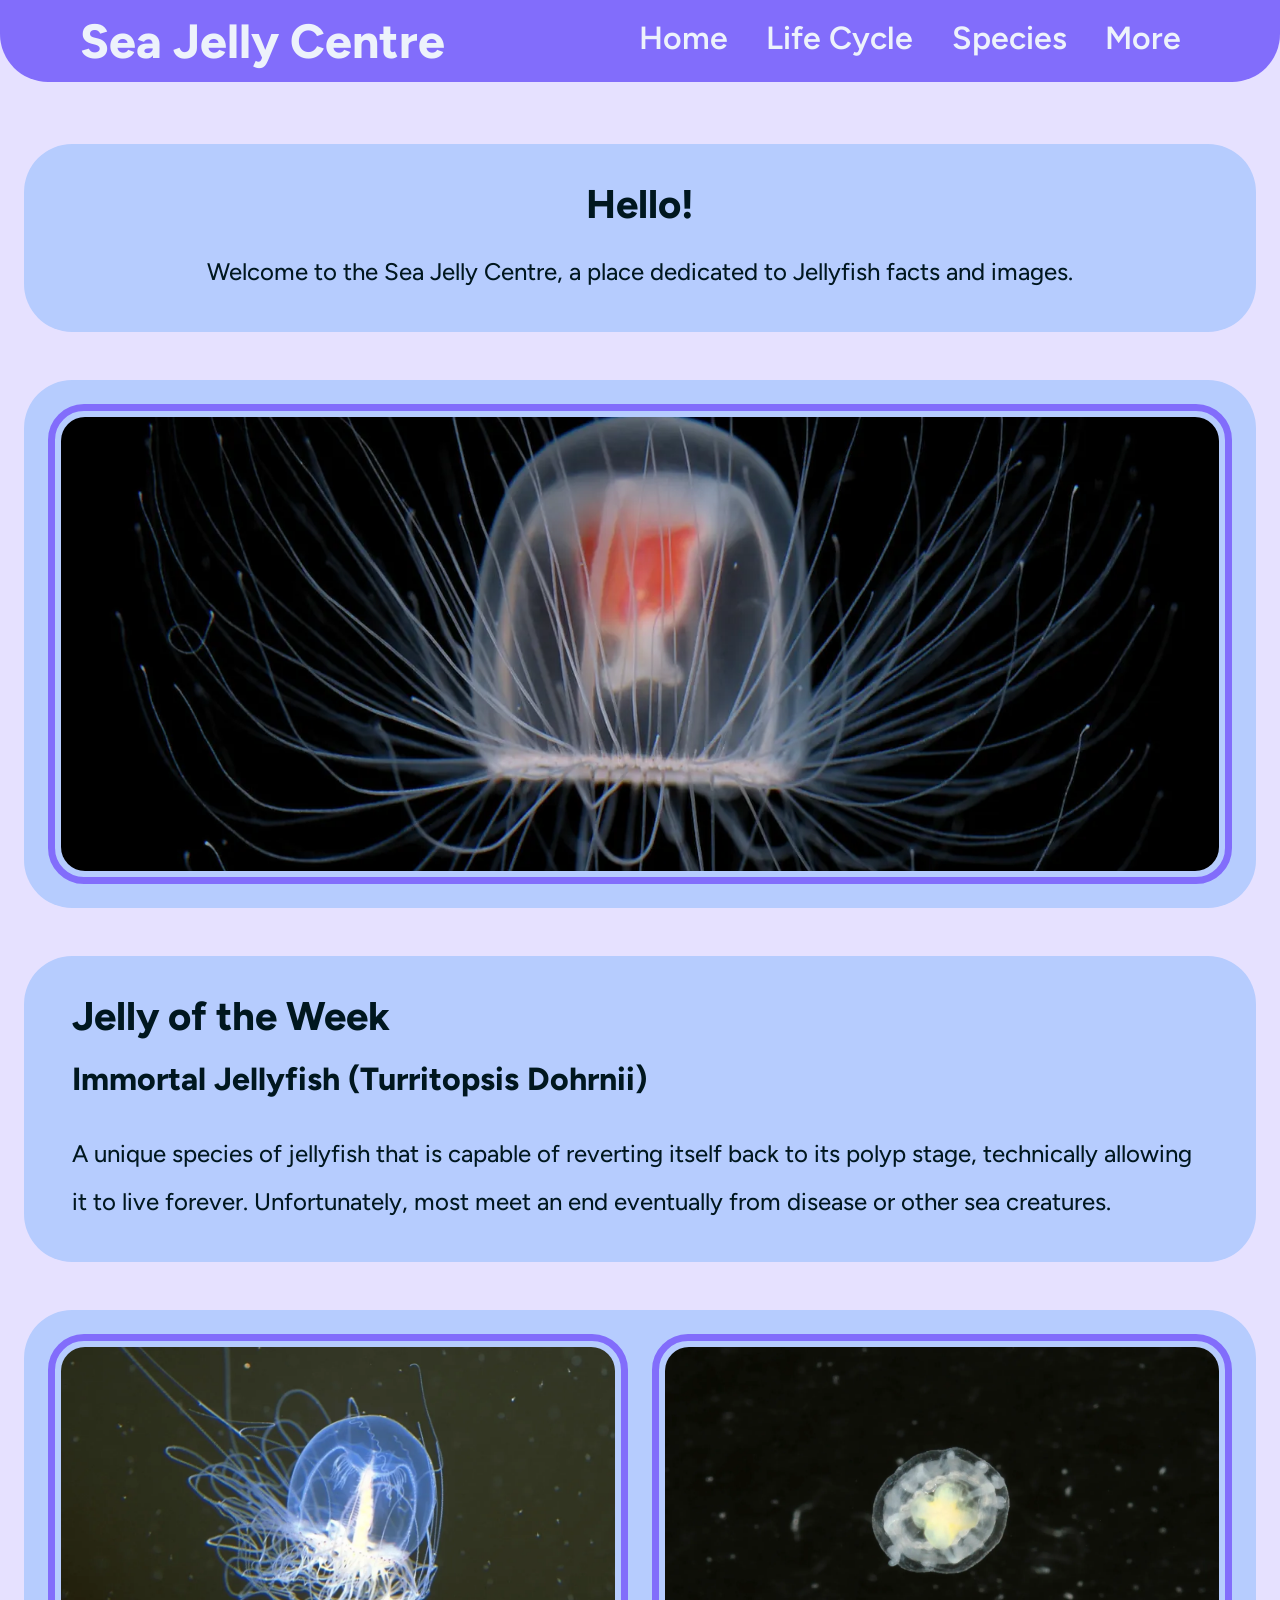
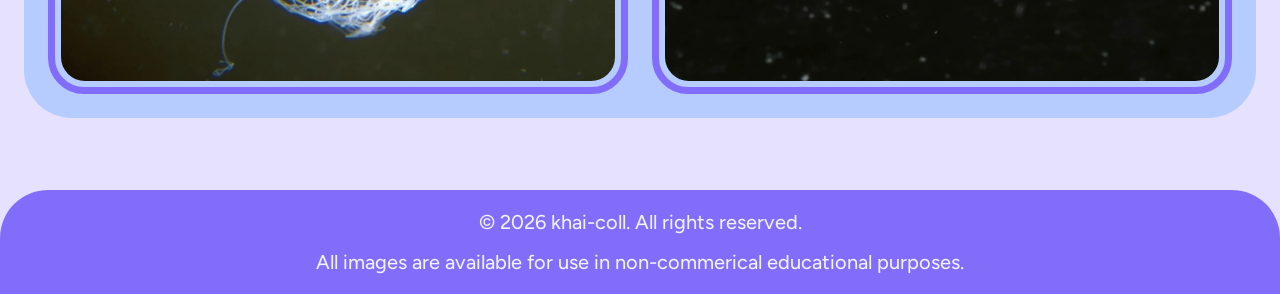
<file: index.html>
<!DOCTYPE html>
<html lang="en"> <!-- Specifies the language of the page -->
<head>
    <meta charset="UTF-8"> <!-- Tells the browser to use the character set UTF-8 -->
    <meta name="viewport" content="width=device-width, initial-scale=1.0"> <!-- Sets the width of the page to the width of the device/winodw, and sets the zoom to 100%-->
    <title>Sea Jelly Centre</title> <!-- This will display in the tab-->
    <meta name="description" content="The Sea Jelly Centre is all about jellyfish facts and images."> <!-- This adds a description when viewing on a search engine -->
    <link rel="icon" type="image/x-icon" href="/images/sjc_logo.ico"> <!-- This will display a favicon, a little symbol in the tab-->
    <link rel="stylesheet" href="css/sjc_main.css"> <!-- This is the main stylesheet used across every page -->
    <link rel="stylesheet" href="css/sjc_home.css"> <!-- This is a sub-style that only applies to this page-->
    <script defer src="js/script.js"></script>  <!-- Adds the JavaScript file to the document. "defer" means the file will only be executed after the page has finished parsing -->
</head>

<body>

<header>
    <nav>
        <h1 class="logo">Sea Jelly Centre</h1>

        <div class="bx bx_menu" id="menu_icon">☰</div> <!-- This icon will only display when the screen width is 800px or smaller-->
        <ul class="navlist">
            <li><a href="index.html">Home</a></li>
            <li><a href="cycle.html">Life Cycle</a></li>
            <li><a href="species.html">Species</a></li>
            <li><a href="more.html">More</a></li>
        </ul>
    </nav>
</header>

<main>
    <div class="row">
        <section class="col_top">
            <h2>Hello!</h2>

            <p>Welcome to the Sea Jelly Centre, a place dedicated to Jellyfish facts and images.</p>
        </section>
    </div>

    <div class="row">
        <section class="col_img">
            <div class="contain_img">
                    <img src="images/jelly_immortal1.webp" alt="An immortal jellyfish">
            </div>
        </section>
    </div>

    <div class="row">
        <section class="col_txt">
            <h2>Jelly of the Week</h2>
            <h3>Immortal Jellyfish (Turritopsis Dohrnii)</h3>

            <p>A unique species of jellyfish that is capable of reverting itself back to its polyp stage,
                technically allowing it to live forever. Unfortunately, most meet an end eventually
                from disease or other sea creatures.
            </p>
        </section>
    </div>

    <div class="row">
        <section class="col_gal">
            <div class="contain_gallery">
                    <img src="images/jelly_immortal2.webp" alt="Another immortal jellyfish">
            </div>
            <div class="contain_gallery">
                    <img src="images/jelly_immortal3.webp" alt="An immortal jellyfish from a bird's-eye view">
            </div>
        </section>
    </div>
</main>


<footer>
    <p>© 2026 khai-coll. All rights reserved.</p>
    <p>All images are available for use in non-commerical educational purposes.</p>
</footer>

</body>

</html>
</file>
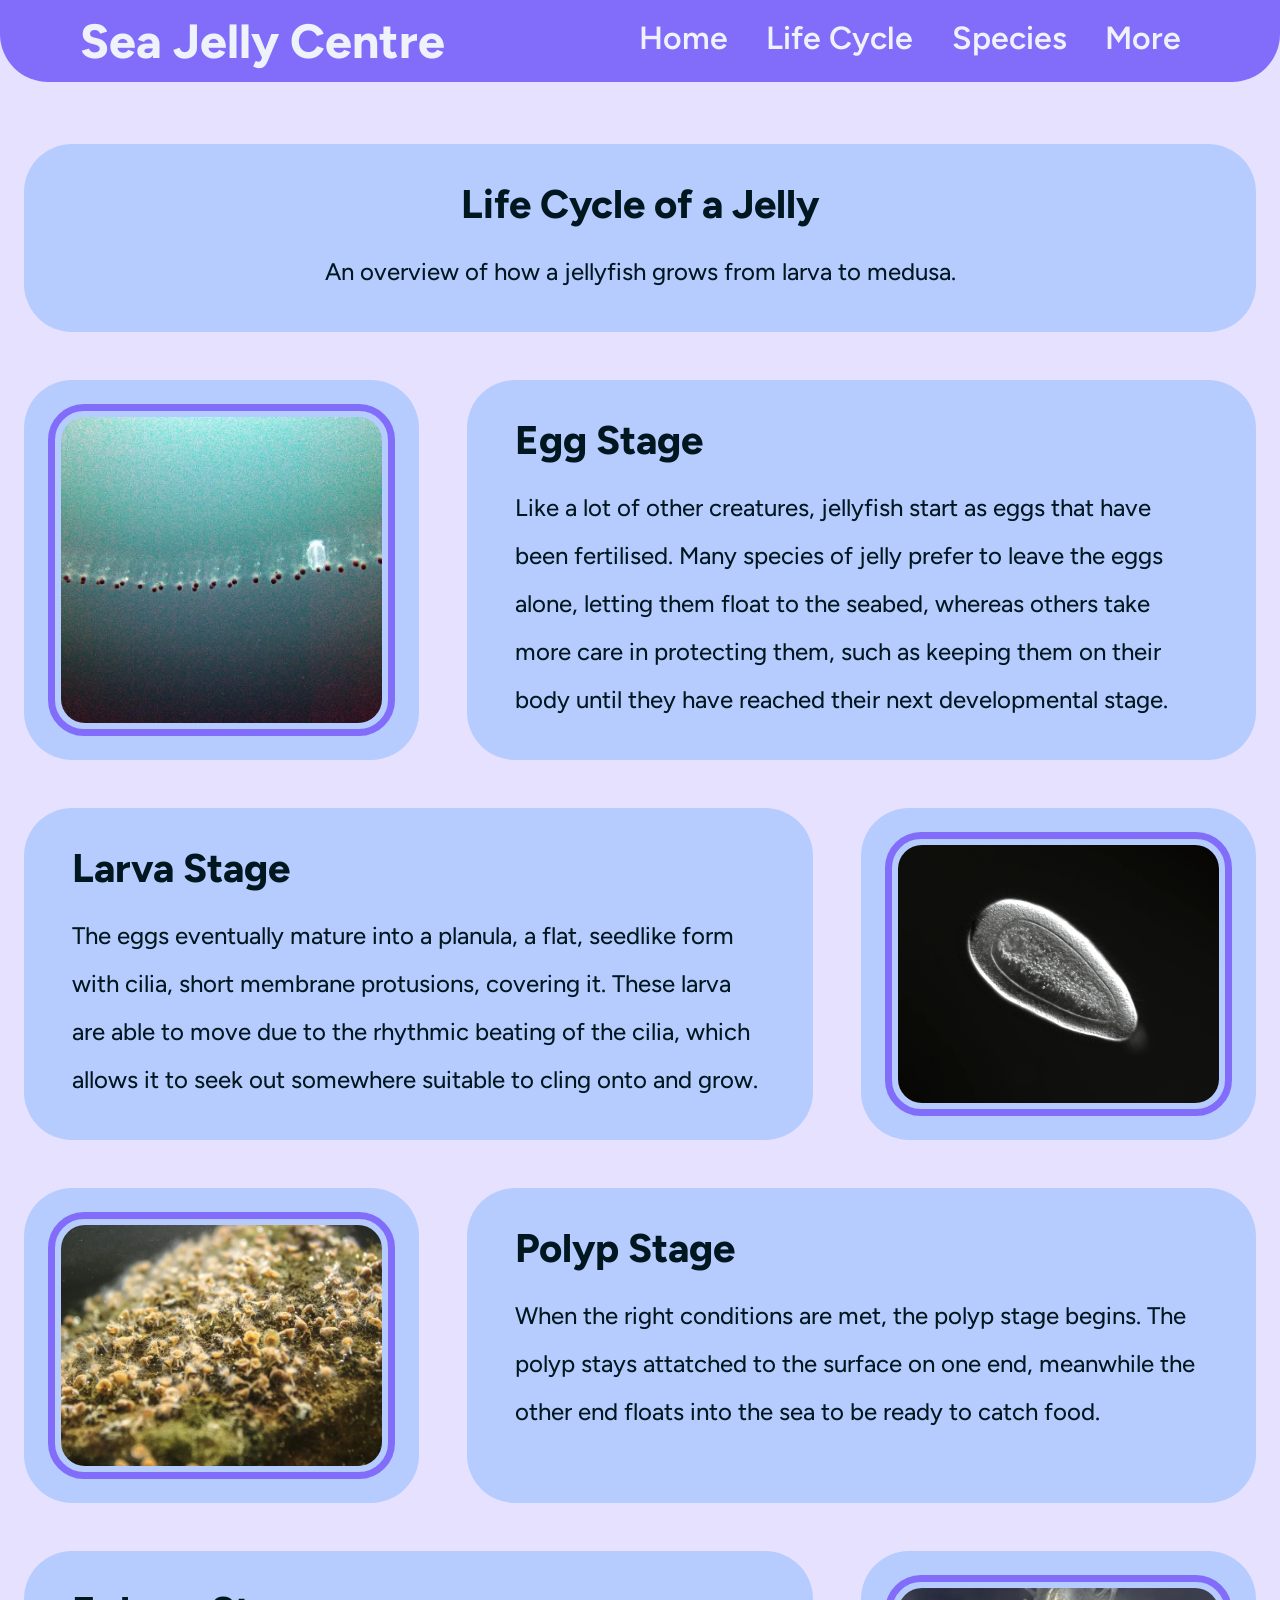
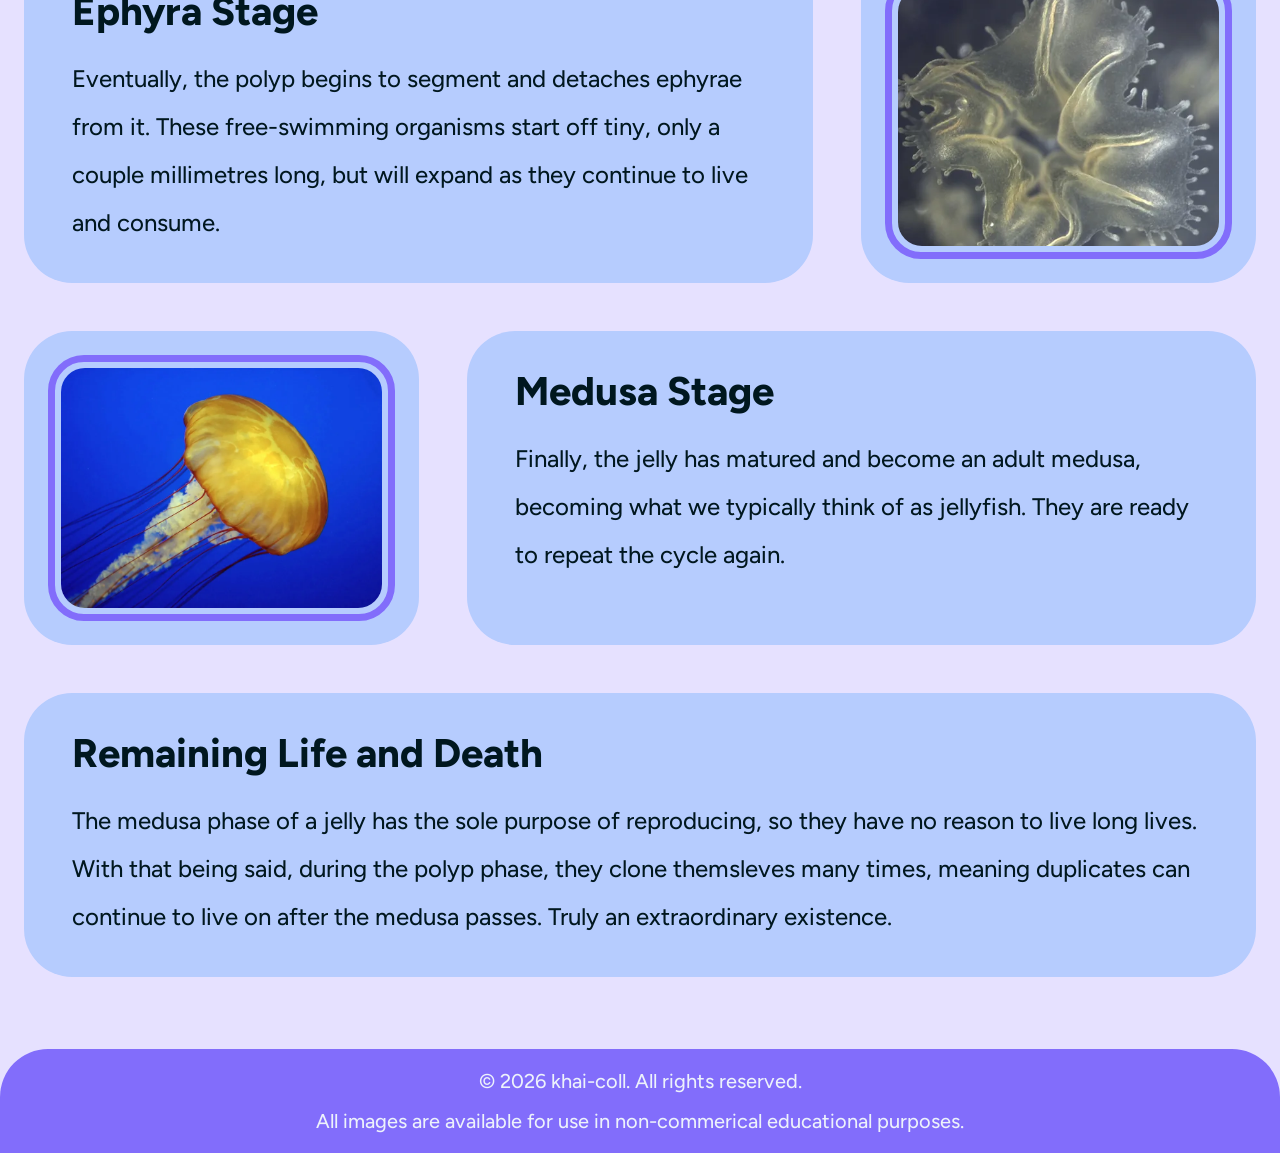
<file: cycle.html>
<!DOCTYPE html>
<html lang="en"> <!-- Specifies the language of the page -->
<head>
    <meta charset="UTF-8"> <!-- Tells the browser to use the character set UTF-8 -->
    <meta name="viewport" content="width=device-width, initial-scale=1.0"> <!-- Sets the width of the page to the width of the device/winodw, and sets the zoom to 100%-->
    <title>Life Cycle of a Jelly</title> <!-- This will display in the tab-->
    <meta name="description" content="An overview of how a jellyfish grows from egg to medusa.">
    <link rel="icon" type="image/x-icon" href="/images/sjc_logo.ico"> <!-- This will display a favicon, a little symbol in the tab-->
    <link rel="stylesheet" href="css/sjc_main.css"> <!-- This is the main stylesheet used across every page -->
    <script defer src="js/script.js"></script> 
</head>

<body>

<header>
    <nav>
        <h1 class="logo">Sea Jelly Centre</h1>

        <div class="bx bx_menu" id="menu_icon">☰</div>
        <ul class="navlist">
            <li><a href="index.html">Home</a></li>
            <li><a href="cycle.html">Life Cycle</a></li>
            <li><a href="species.html">Species</a></li>
            <li><a href="more.html">More</a></li>
        </ul>
    </nav>
</header>

<main>
    <div class="row">
        <section class="col_top">
            <h2>Life Cycle of a Jelly</h2>

            <p>An overview of how a jellyfish grows from larva to medusa.</p>
        </section>
    </div>

    <div class="row">
        <section class="col_img">
            <div class="contain_img">
                <img src="images/jelly_stage_egg.webp" alt="A line of jellyfish eggs in the ocean">
            </div>
        </section>

        <section class="col_txt">
            <h2>Egg Stage</h2>

            <p>Like a lot of other creatures, jellyfish start as eggs that have been fertilised.
                Many species of jelly prefer to leave the eggs alone, letting them float to the seabed,
                whereas others take more care in protecting them, such as keeping them on their body
                until they have reached their next developmental stage.
            </p>
        </section>
    </div>

    <div class="row_reverse">
        <section class="col_img">
            <div class="contain_img">
                <img src="images/jelly_stage_larva.webp" alt="A planula on a black background">
            </div>
        </section>

        <section class="col_txt">
            <h2>Larva Stage</h2>

            <p>The eggs eventually mature into a planula, a flat, seedlike form with cilia,
                short membrane protusions, covering it. These larva are able to move due to the rhythmic beating of the cilia,
                which allows it to seek out somewhere suitable to cling onto and grow.
            </p>
        </section>
    </div>

    <div class="row">
        <section class="col_img">
            <div class="contain_img">
                <img src="images/jelly_stage_polyp.webp" alt="A collection of polyps on a rock">
            </div>
        </section>

        <section class="col_txt">
            <h2>Polyp Stage</h2>

            <p>When the right conditions are met, the polyp stage begins.
                The polyp stays attatched to the surface on one end,
                meanwhile the other end floats into the sea to be ready to catch food.
            </p>
        </section>
    </div>

    <div class="row_reverse">
        <section class="col_img">
            <div class="contain_img">
                <img src="images/jelly_stage_ephyra.webp" alt="A yellow-white translucent ephyra">
            </div>
        </section>

        <section class="col_txt">
            <h2>Ephyra Stage</h2>

            <p>Eventually, the polyp begins to segment and detaches ephyrae from it.
                These free-swimming organisms start off tiny, only a couple millimetres long,
                but will expand as they continue to live and consume.
            </p>
        </section>
    </div>

    <div class="row">
        <section class="col_img">
            <div class="contain_img">
                <img src="images/jelly_stage_medusa.webp" alt="A pacific sea nettle jellyfish in its medusa stage">
            </div>
        </section>

        <section class="col_txt">
            <h2>Medusa Stage</h2>

            <p>Finally, the jelly has matured and become an adult medusa,
                becoming what we typically think of as jellyfish.
                They are ready to repeat the cycle again.
            </p>
        </section>
    </div>

    <div class="row">
        <section class="col_txt">
            <h2>Remaining Life and Death</h2>

            <p>The medusa phase of a jelly has the sole purpose of reproducing,
                so they have no reason to live long lives.
                With that being said, during the polyp phase,
                they clone themsleves many times,
                meaning duplicates can continue to live on after the medusa passes.
                Truly an extraordinary existence.
            </p>
        </section>
    </div>
</main>

<footer>
    <p>© 2026 khai-coll. All rights reserved.</p>
    <p>All images are available for use in non-commerical educational purposes.</p>
</footer>

</body>


</html>
</file>
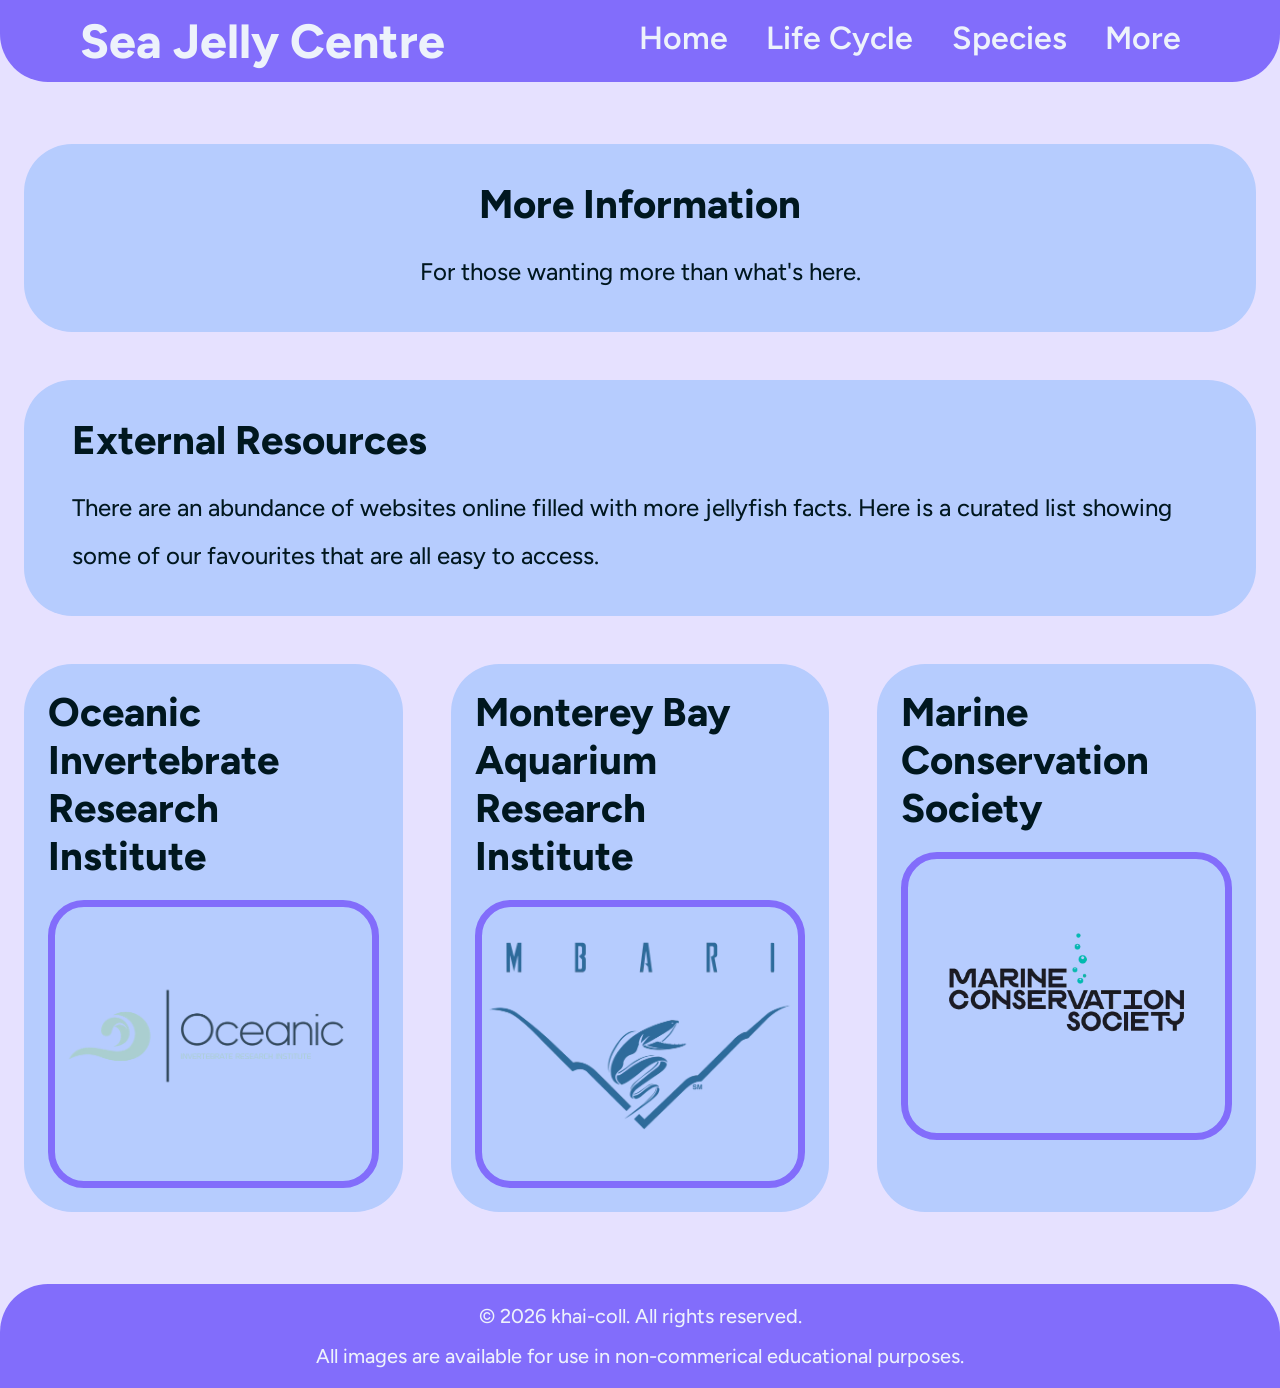
<file: more.html>
<!DOCTYPE html>
<html lang="en"> <!-- Specifies the language of the page -->
<head>
    <meta charset="UTF-8"> <!-- Tells the browser to use the character set UTF-8 -->
    <meta name="viewport" content="width=device-width, initial-scale=1.0"> <!-- Sets the width of the page to the width of the device/winodw, and sets the zoom to 100%-->
    <title>More Information</title> <!-- This will display in the tab-->
    <meta name="description" content="For those wanting more than what's here.">
    <link rel="icon" type="image/x-icon" href="/images/sjc_logo.ico"> <!-- This will display a favicon, a little symbol in the tab-->
    <link rel="stylesheet" href="css/sjc_main.css"> <!-- This is the main stylesheet used across every page -->
    <link rel="stylesheet" href="css/sjc_more.css"> <!-- This is a sub-style that only applies to this page-->
    <script defer src="js/script.js"></script> 
</head>

<body>

<header>
    <nav>
        <h1 class="logo">Sea Jelly Centre</h1>

        <div class="bx bx_menu" id="menu_icon">☰</div>
        <ul class="navlist">
            <li><a href="index.html">Home</a></li>
            <li><a href="cycle.html">Life Cycle</a></li>
            <li><a href="species.html">Species</a></li>
            <li><a href="more.html">More</a></li>
        </ul>
    </nav>
</header>

<main>
    <div class="row">
        <section class="col_top">
            <h2>More Information</h2>

            <p>For those wanting more than what's here.</p>
        </section>
    </div>

    <div class="row">
        <section class="col_txt">
            <h2>External Resources</h2>

            <p>There are an abundance of websites online filled with more jellyfish facts.
                Here is a curated list showing some of our favourites that are all easy to access.
            </p>
        </section>
    </div>

    <div class="row">
        <section class="col_img">
            <h2>Oceanic Invertebrate Research Institute</h2>

            <div class="contain_img">
                    <a  href="https://oceanic-iri.org/" ><img src="images/logo_oiri.webp" alt="Oceanic Invertebrate Research Institute"></a> <!-- Allows the images to be used as links -->
            </div>
        </section>

        <section class="col_img">
            <h2>Monterey Bay Aquarium Research Institute</h2>

            <div class="contain_img">
                    <a  href="https://www.mbari.org/" ><img src="images/logo_mbari.webp" alt="Monterey Bay Aquarium Research Institute"></a>
            </div>
        </section>

        <section class="col_img">
            <h2>Marine Conservation Society</h2>

            <div class="contain_img">
                    <a  href="https://www.mcsuk.org/" ><img src="images/logo_mcs.webp" alt="Marine Conservation Society"></a>
            </div>
        </section>
    </div>
</main>

<footer>
    <p>© 2026 khai-coll. All rights reserved.</p>
    <p>All images are available for use in non-commerical educational purposes.</p>
</footer>

</body>


</html>
</file>
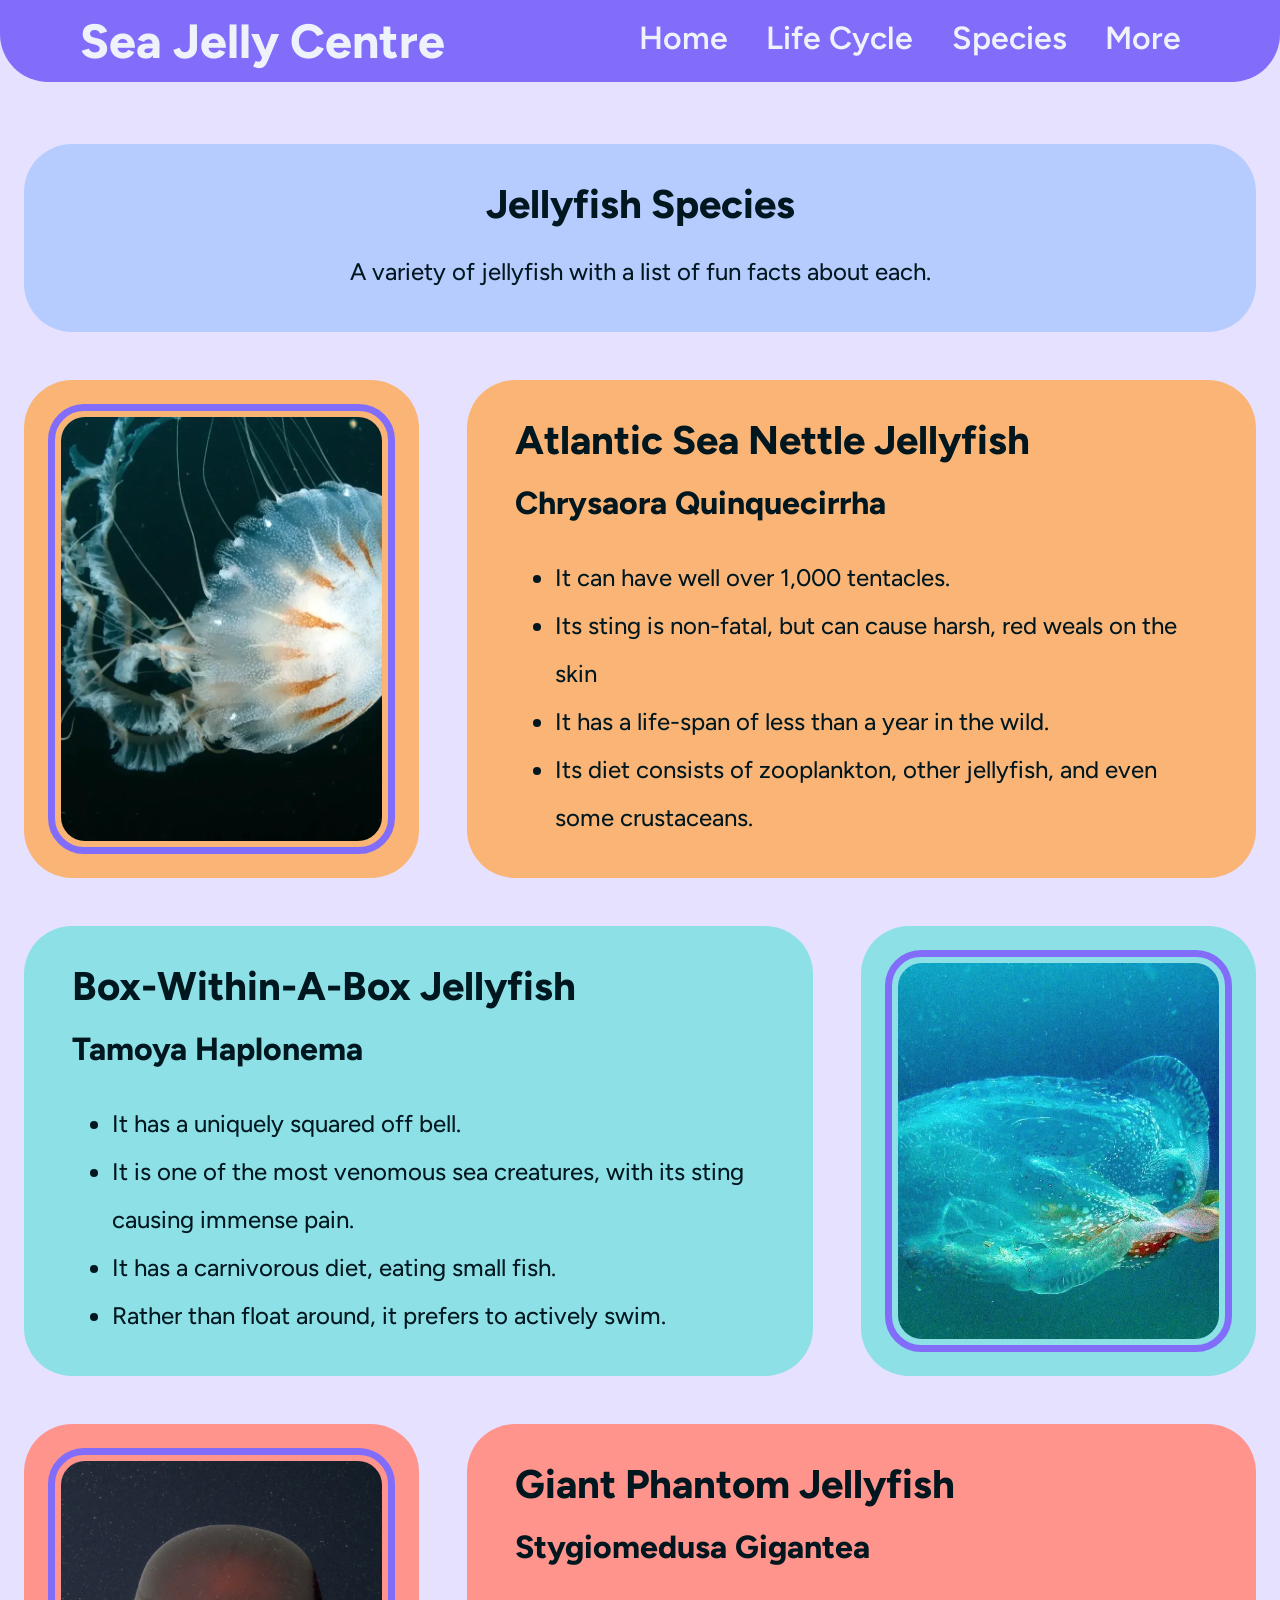
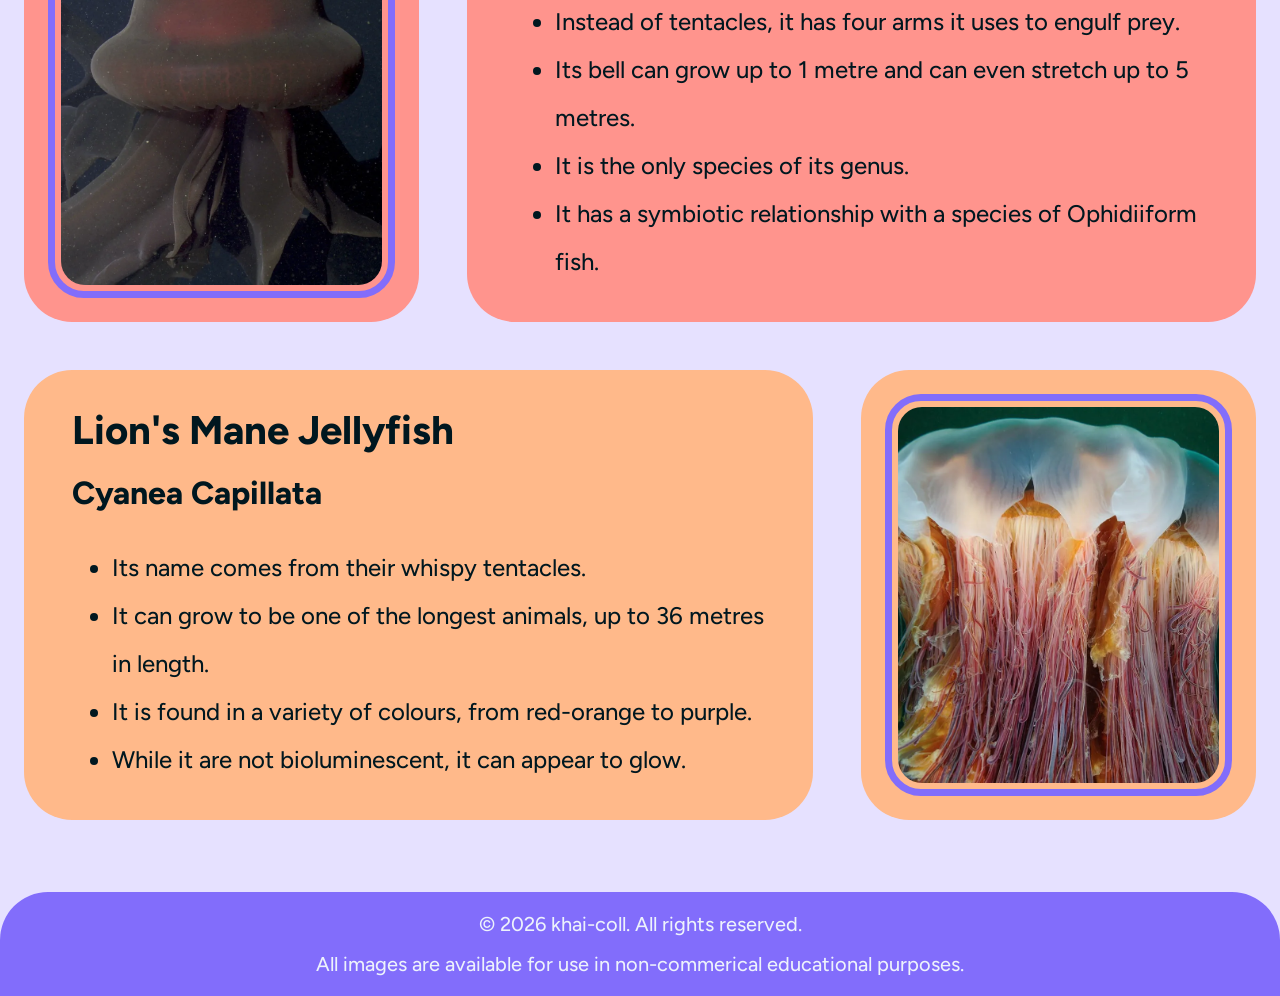
<file: species.html>
<!DOCTYPE html>
<html lang="en"> <!-- Specifies the language of the page -->
<head>
    <meta charset="UTF-8"> <!-- Tells the browser to use the character set UTF-8 -->
    <meta name="viewport" content="width=device-width, initial-scale=1.0"> <!-- Sets the width of the page to the width of the device/winodw, and sets the zoom to 100%-->
    <title>Jellyfish Species</title> <!-- This will display in the tab-->
    <meta name="description" content="A variety of jellyfish with a list of fun facts about each.">
    <link rel="icon" type="image/x-icon" href="/images/sjc_logo.ico"> <!-- This will display a favicon, a little symbol in the tab-->
    <link rel="stylesheet" href="css/sjc_main.css"> <!-- This is the main stylesheet used across every page -->
    <link rel="stylesheet" href="css/sjc_spe.css"> <!-- This is a sub-style that only applies to this page -->
    <script defer src="js/script.js"></script> 
</head>

<body>

<header>
    <nav>
        <h1 class="logo">Sea Jelly Centre</h1>

        <div class="bx bx_menu" id="menu_icon">☰</div>
        <ul class="navlist">
            <li><a href="index.html">Home</a></li>
            <li><a href="cycle.html">Life Cycle</a></li>
            <li><a href="species.html">Species</a></li>
            <li><a href="more.html">More</a></li>
        </ul>
    </nav>
</header>

<main>
    <div class="row">
        <section class="col_top">
            <h2>Jellyfish Species</h2>

            <p>A variety of jellyfish with a list of fun facts about each.</p>
        </section>
    </div>

    <div class="row">
        <section class="col_img seanettle">
            <div class="contain_img">
                <img src="images/jelly_seanettle.webp" alt="An atlantic sea nettle jellyfish floating in the ocean">
            </div>
        </section>

        <section class="col_txt seanettle">
            <h2>Atlantic Sea Nettle Jellyfish</h2>
            <h3>Chrysaora Quinquecirrha</h3>

            <ul>
                <li>It can have well over 1,000 tentacles.</li>
                <li>Its sting is non-fatal, but can cause harsh, red weals on the skin</li>
                <li>It has a life-span of less than a year in the wild.</li>
                <li>Its diet consists of zooplankton, other jellyfish, and even some crustaceans.</li>
            </ul>
        </section>
    </div>
    
    <div class="row_reverse">
        <section class="col_img boxwithinabox">
            <div class="contain_img">
                <img src="images/jelly_boxwithinabox.webp" alt="A box-within-a-box jellyifsh floating in the ocean">
            </div>
        </section>

        <section class="col_txt boxwithinabox">
            <h2>Box-Within-A-Box Jellyfish</h2>
            <h3>Tamoya Haplonema</h3>

            <ul>
                <li>It has a uniquely squared off bell.</li>
                <li>It is one of the most venomous sea creatures, with its sting causing immense pain.</li>
                <li>It has a carnivorous diet, eating small fish.</li>
                <li>Rather than float around, it prefers to actively swim.</li>
            </ul>
        </section>
    </div>

    <div class="row">
        <section class="col_img giantphantom">
            <div class="contain_img">
                <img src="images/jelly_giantphantom.webp" alt="A giant phantom jellyfish floating in the ocean.">
            </div>
        </section>

        <section class="col_txt giantphantom">
            <h2>Giant Phantom Jellyfish</h2>
            <h3>Stygiomedusa Gigantea</h3>

            <ul>
                <li>Instead of tentacles, it has four arms it uses to engulf prey.</li>
                <li>Its bell can grow up to 1 metre and can even stretch up to 5 metres.</li>
                <li>It is the only species of its genus.</li>
                <li>It has a symbiotic relationship with a species of Ophidiiform fish.</li>
            </ul>
        </section>
    </div>

    <div class="row_reverse">
        <section class="col_img lionsmane">
            <div class="contain_img">
                <img src="images/jelly_lionsmane.webp" alt="A lion's mane jellyfish floating in the ocean.">
            </div>
        </section>

        <section class="col_txt lionsmane">
            <h2>Lion's Mane Jellyfish</h2>
            <h3>Cyanea Capillata</h3>

            <ul>
                <li>Its name comes from their whispy tentacles.</li>
                <li>It can grow to be one of the longest animals, up to 36 metres in length.</li>
                <li>It is found in a variety of colours, from red-orange to purple.</li>
                <li>While it are not bioluminescent, it can appear to glow.</li>
            </ul>
        </section>
    </div>
</main>

<footer>
    <p>© 2026 khai-coll. All rights reserved.</p>
    <p>All images are available for use in non-commerical educational purposes.</p>
</footer>

</body>

</html>
</file>
<file: css/sjc_main.css>
@font-face { font-family: Figtree; src: url('Figtree-Variable.ttf'); } /* Adds a font with the name "Figtree" */

:root { /* This section adds custom variables that can be used as values in properties */
    --head-color1: #826dfb;
    --head-color1a: #826dfbC0;
    --head-color2: #edf2fb;
    --head-color2a: #edf2fb60;

    --main-color1: #b6ccfe;
    --main-color2: #00171f;

    --transition1: all 0.67s ease; /* Adds a smooth transition to elements with this value in the transition property */
    --transition2: all 1s ease;
}

* { /* When no value is specified for the following properties in a selector, it will fallback to these values */
    margin: 0 auto;
    max-width: 1440px;
    font: 450 24px Figtree, sans-serif; /* Shorthand property for font-weight, font-size, and font-family */
    line-height: 2;
    box-sizing: border-box;
}

html { /* Applies to the "html" element */
    background-color: #e6e1ff;
}

body {
    height: 100%;
    display: flex; /* Makes the "body" element a flex container */
    flex-direction: column; /* The direction flex items will be displayed */
    margin: auto; /* Centres the element */
}

header {
    position: fixed; /* The element will not move even when scrolling */
    top: 0; /* Location relative to the top of the window */
    width: 100%;
}

footer {
    width: 100%;
    font: 450 24px Figtree;
    background-color: var(--head-color1); /* Using the variables set up in ":root" */
    color: var(--head-color2);
    text-align: center;
    margin: 2em auto 0 0;
    padding: 0.5em 1em;
    border-radius: 2em 2em 0 0; /* Adds a curve to the top-left and top-right corners */

    p { /* Applies the following to all "p" elements within the "footer" element" */
        font-size: 20px;
    }
}

nav {
    position: fixed;
    top: 0;
    width: 100%;
    display: flex;
    align-items: center;
    justify-content: space-between; /* Separates the elements by putting the empty space inbetween them */
    padding: 0.5em;
    background-color: var(--head-color1);
    border-radius: 0 0 2em 2em; /* Adds a curve to the bottom-left and bottom-right corners */

    .logo {
        color: var(--head-color2);
        font: 750 48px Figtree, sans-serif;
        cursor: pointer; /* Changes the cursor when hovering over the element */
    }

    #menu_icon {
        color: var(--head-color2);
        font: 600 40px Figtree, sans-serif;
        z-index: 1; /* Places this element infront of others */
        cursor: pointer;
        display: none;
    }

    .navlist {
        display: flex;
        list-style: none; /* Removes the bullet points from the "li" elements */

        a {
            margin: 0 0.1em;
            padding: 0.5em 0.5em;
            color: var(--head-color2);
            font: 600 32px Figtree, sans-serif;
            text-decoration: none; /* Removes the underline from the article links */
            border-radius: 1em;

            &:hover { /* The "&" is the nesting selector. It adds the selector of the parent to this child. */
                background-color: var(--head-color2a); /* When the cursor hovers over the element, change the background colour */
                color: #ffffff;
                transition: var(--transition2);
            }
        }
    }
}

main {
    margin-top: 5em; /* Adds a margin to the top of the page to account for the fixed navbar */
}

div[class^="row"] { /* Applies the following to all "div" elements with a class name that starts with "row" */
    display: flex;
    max-width: 1440px;
    margin: 0 auto;
    gap: 2em; /* The space between flex items */
    padding: 1em;
    flex: 1; /* The ratio of space this flex item takes up. In this case, it would be a 1:0 ratio, or 100% */
}

div.row_reverse {
    flex-direction: row-reverse; /* Displays the elements right-to-left */
}

section {
    background-color: var(--main-color1);
    color: var(--main-color2);
    padding: 1.5em 2em;
    border-radius: 2em;

    h2 {
        font: 750 40px Figtree, sans-serif;
        margin-bottom: 0.5em;
    }

    h3 {
        font: 750 32px Figtree, sans-serif;
        margin-bottom: 1em;
    }
}

section.col_top {
    width: 100%;
    flex: 1;
    padding: 1.5em 2em;
    text-align: center;
}

section.col_txt {
    flex: 2; /* If placed with a section with the "col_img" class, this section takes up two thirds of available space due to the 2:1 ratio */
}

section.col_img {
    padding: 1em;
    flex: 1; /* If placed with a section with the "col_txt" class, this section takes up one third of available space due to the 1:2 ratio */
}

@media (max-width: 1080px) { /* When the screen width is 1,000px or lower, do the following */
    * {
        margin: 0;
    }

    nav {
        position:relative;
        border-radius: 0;

        .logo {
            padding: 0 0.5em;
            font-size: 32px;
        }

        .navlist a {
            font-size: 24px;
        }
    }

    main, div[class^="row"] {
        flex-direction: column;
        transition: var(--transition2);
    }

    div.contain_img {
        height: 20em !important;
    }

    footer {
        border-radius: 0;
    }
}

@media (max-width: 800px) { /* When the screen width is 800px or lower, also the following */
    nav {
        .navlist {
            position: absolute;
            top: -500px; /* Places the navbar beyond the top of the screen */
            left: 0;
            right: 0;
            width: 100%;
            display: flex;
            flex-direction: column; /* Limits flex items to one column */
            background-color: var(--head-color1);
            transition: var(--transition2);
            border-radius: 0 0 2em 2em;
        }

        .navlist {

            &.open {
                top: 100%;
                left: 0;
                right: 0;
            }
            
            a {
                font: 600 32px Figtree;
                color: var(--head-color2);
                padding: 0.5em 1em;
                margin: 0.5em;
                display: block;
                border-radius: 1.33em;

                &:hover {
                    background-color: var(--head-color2a);
                    color: #ffffff;
                }
            }
        }

        #menu_icon {
            display: block;
        }
    }

    main.open {
        margin-top: 21.5em;
    }
}

div.contain_img {
    display: flex;
    overflow: hidden; /* Hides any part of the image that goes beyond the given area */
    width: 100%;
    height: 100%;
    border-radius: 1.5em;
    border: 0.33em solid var(--head-color1);
    padding: 0.25em;
    margin: auto;

    img {
        width: 100%;
        height: auto;
        object-fit: cover; /* Causes images to retain their aspect ratio and cover the available space instead of being warped */
        padding: 0;
        border-radius: 1em;
    }
}
</file>
<file: css/sjc_home.css>
section.col_gal {
    display: flex;
    padding: 1em;
    gap: 1em;
    flex: 1;
}

div.contain_img {
    height: 20em;
}

div.contain_gallery {
    display: flex;
    overflow: hidden;
    width: 100%;
    height: 15em;
    border-radius: 1.5em;
    border: 0.33em solid var(--head-color1);
    padding: 0.25em;
    margin: auto;

    img {
        width: 100%;
        height: auto;
        object-fit: cover;
        padding: 0;
        border-radius: 1em;
    }
}

@media (max-width: 1080px) {
        .col_gal {
        flex-direction: column;
    }
}
</file>
<file: css/sjc_more.css>
.contain_img {
    max-height: 12em; /* Limits the height of elements with the class */
    height: 12em !important; /* The "!important" tag causes this value to take priority over others */

    a {
        margin: auto;
        text-align: center;

        img {
            max-height: 10em;
        }
    }
}
</file>
<file: css/sjc_spe.css>
.seanettle {
    background-color: #fab576;
}

.boxwithinabox {
    background-color: #8ce0e6;
}

.giantphantom {
    background-color: #ff948d;
}

.lionsmane {
    background-color: #ffb98a;
}
</file>
